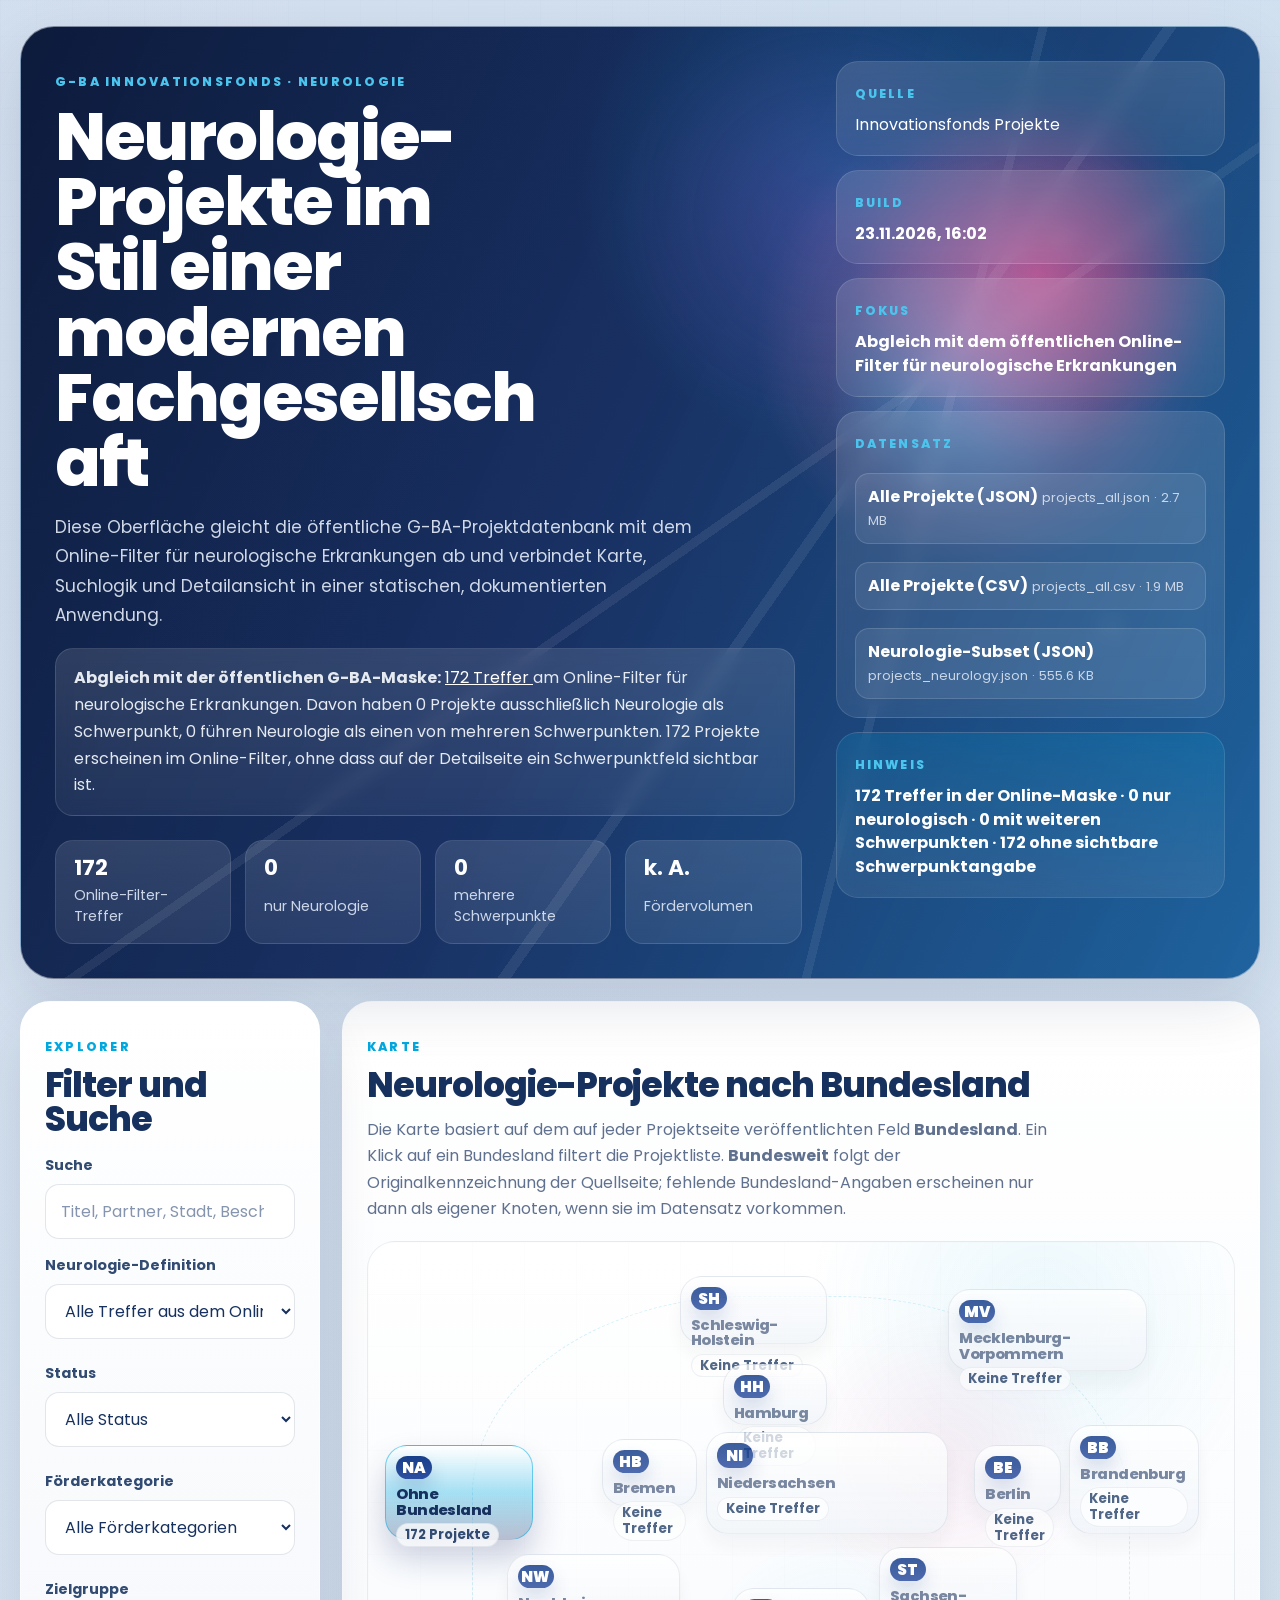
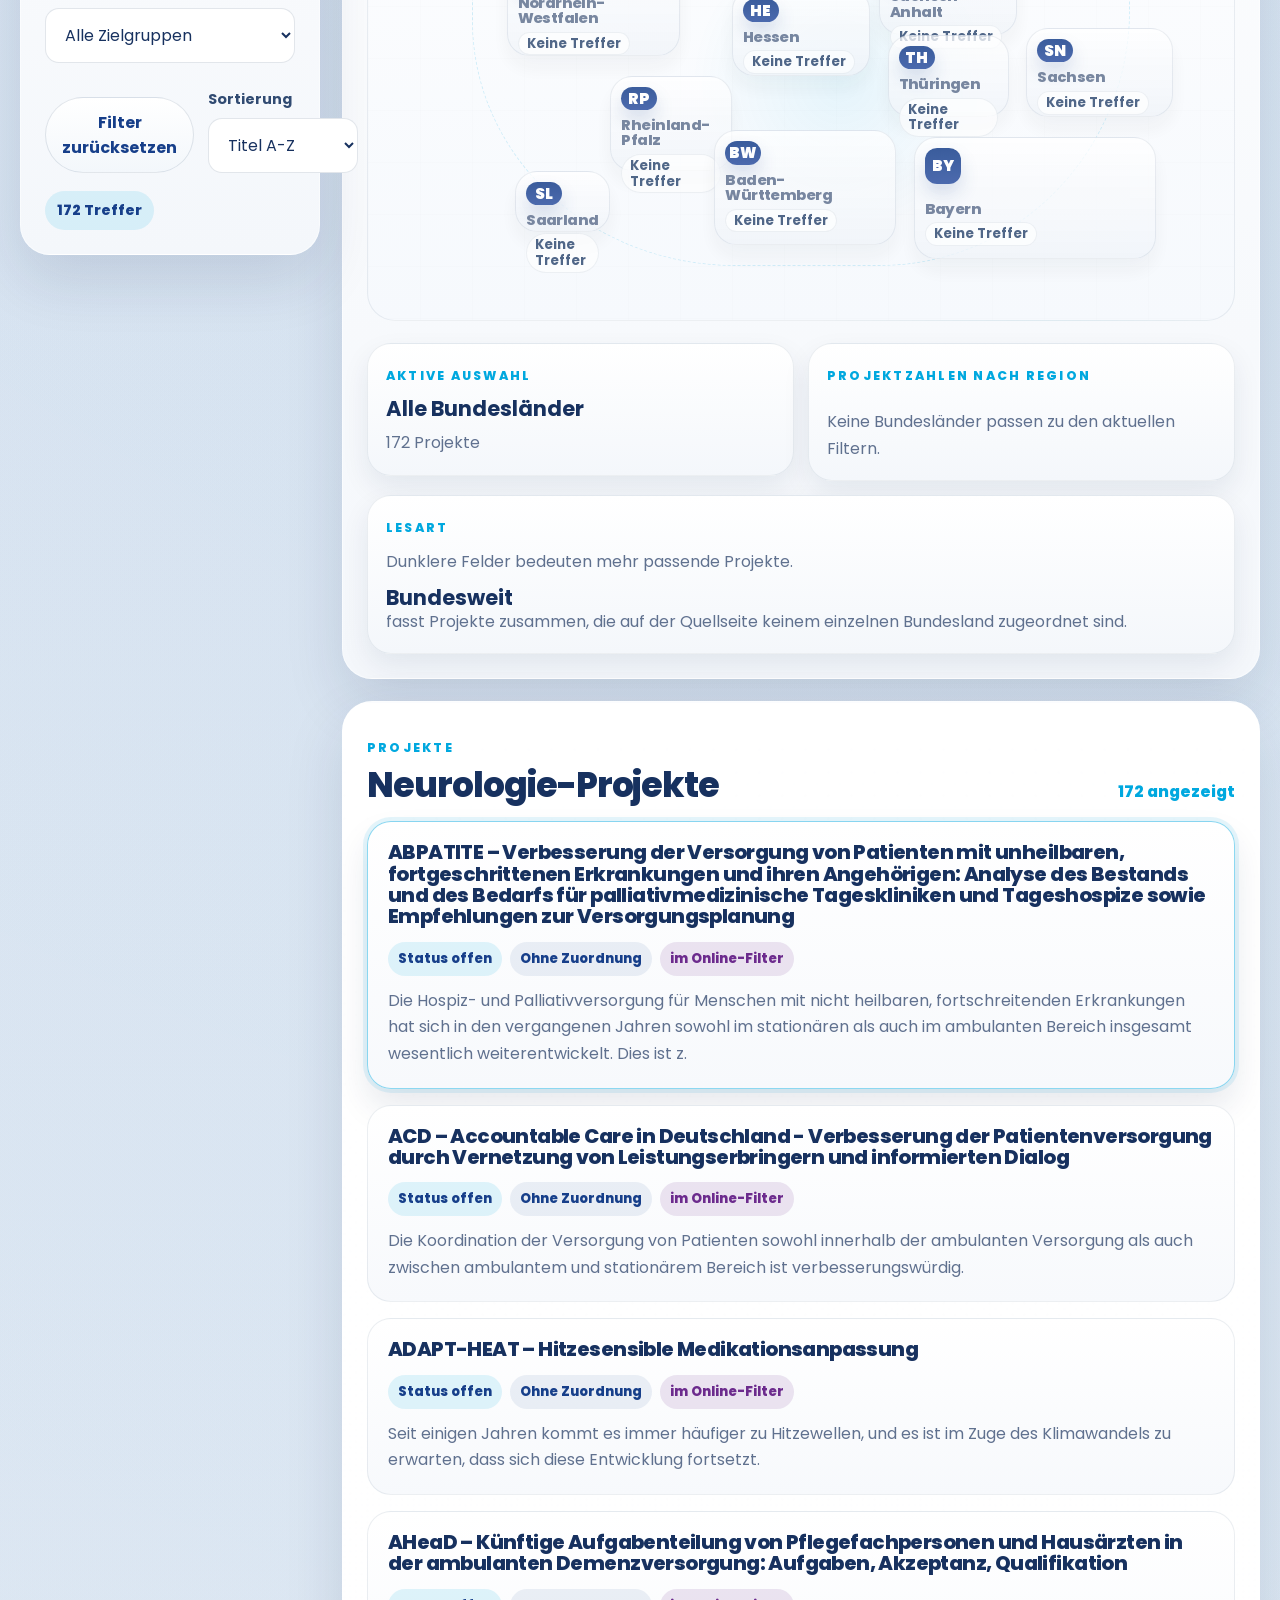
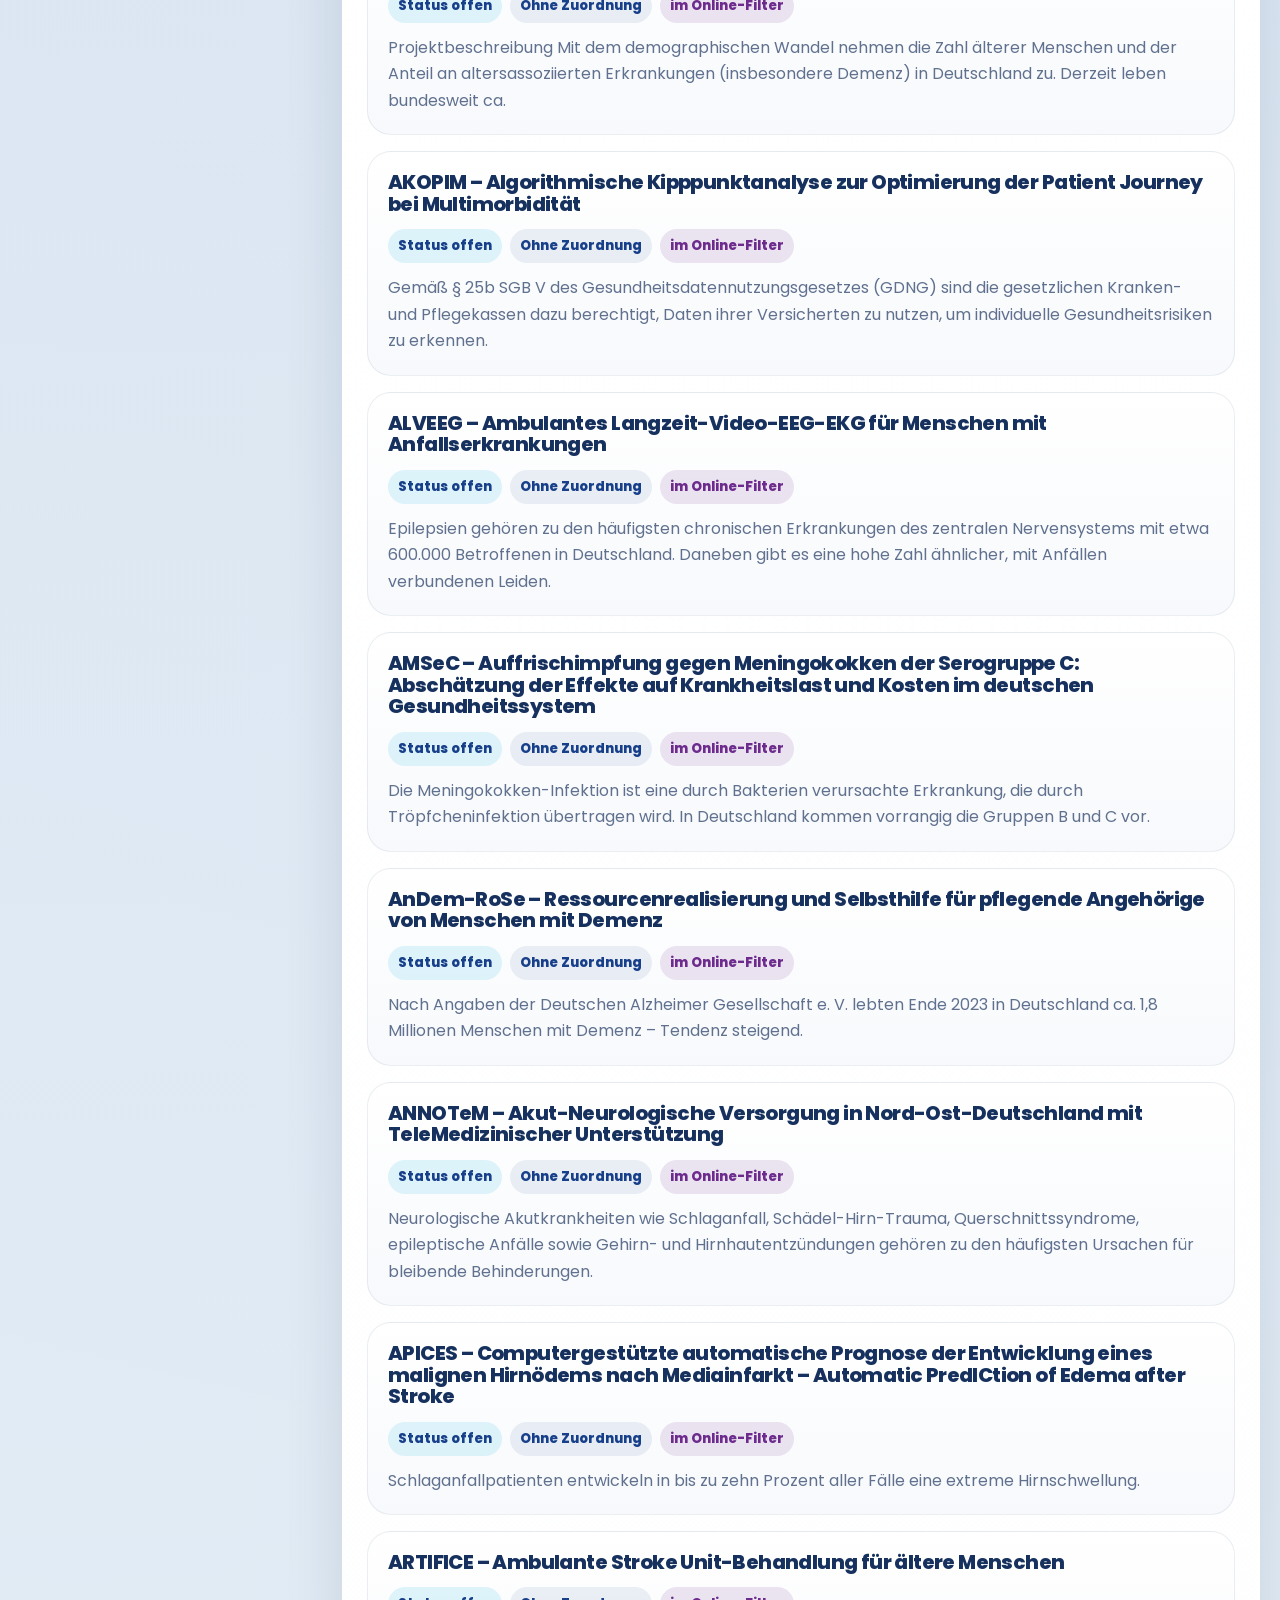
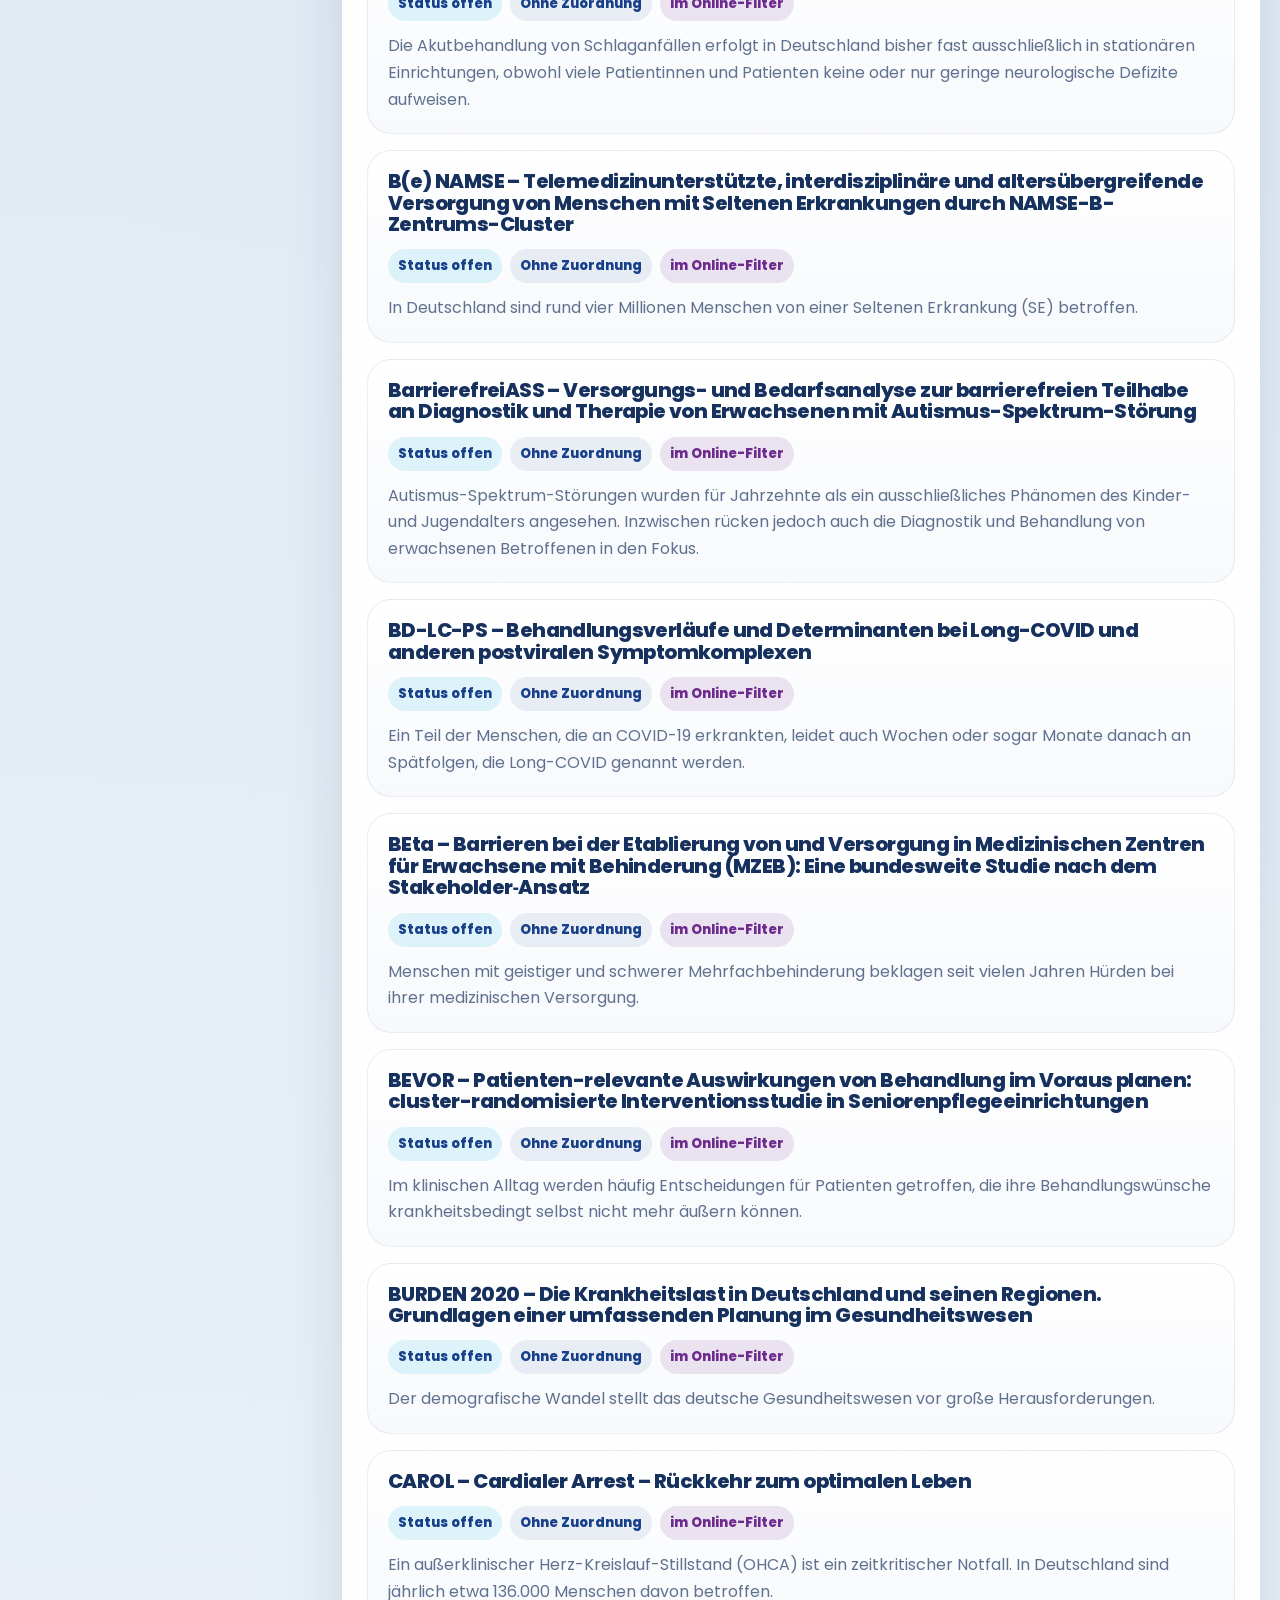
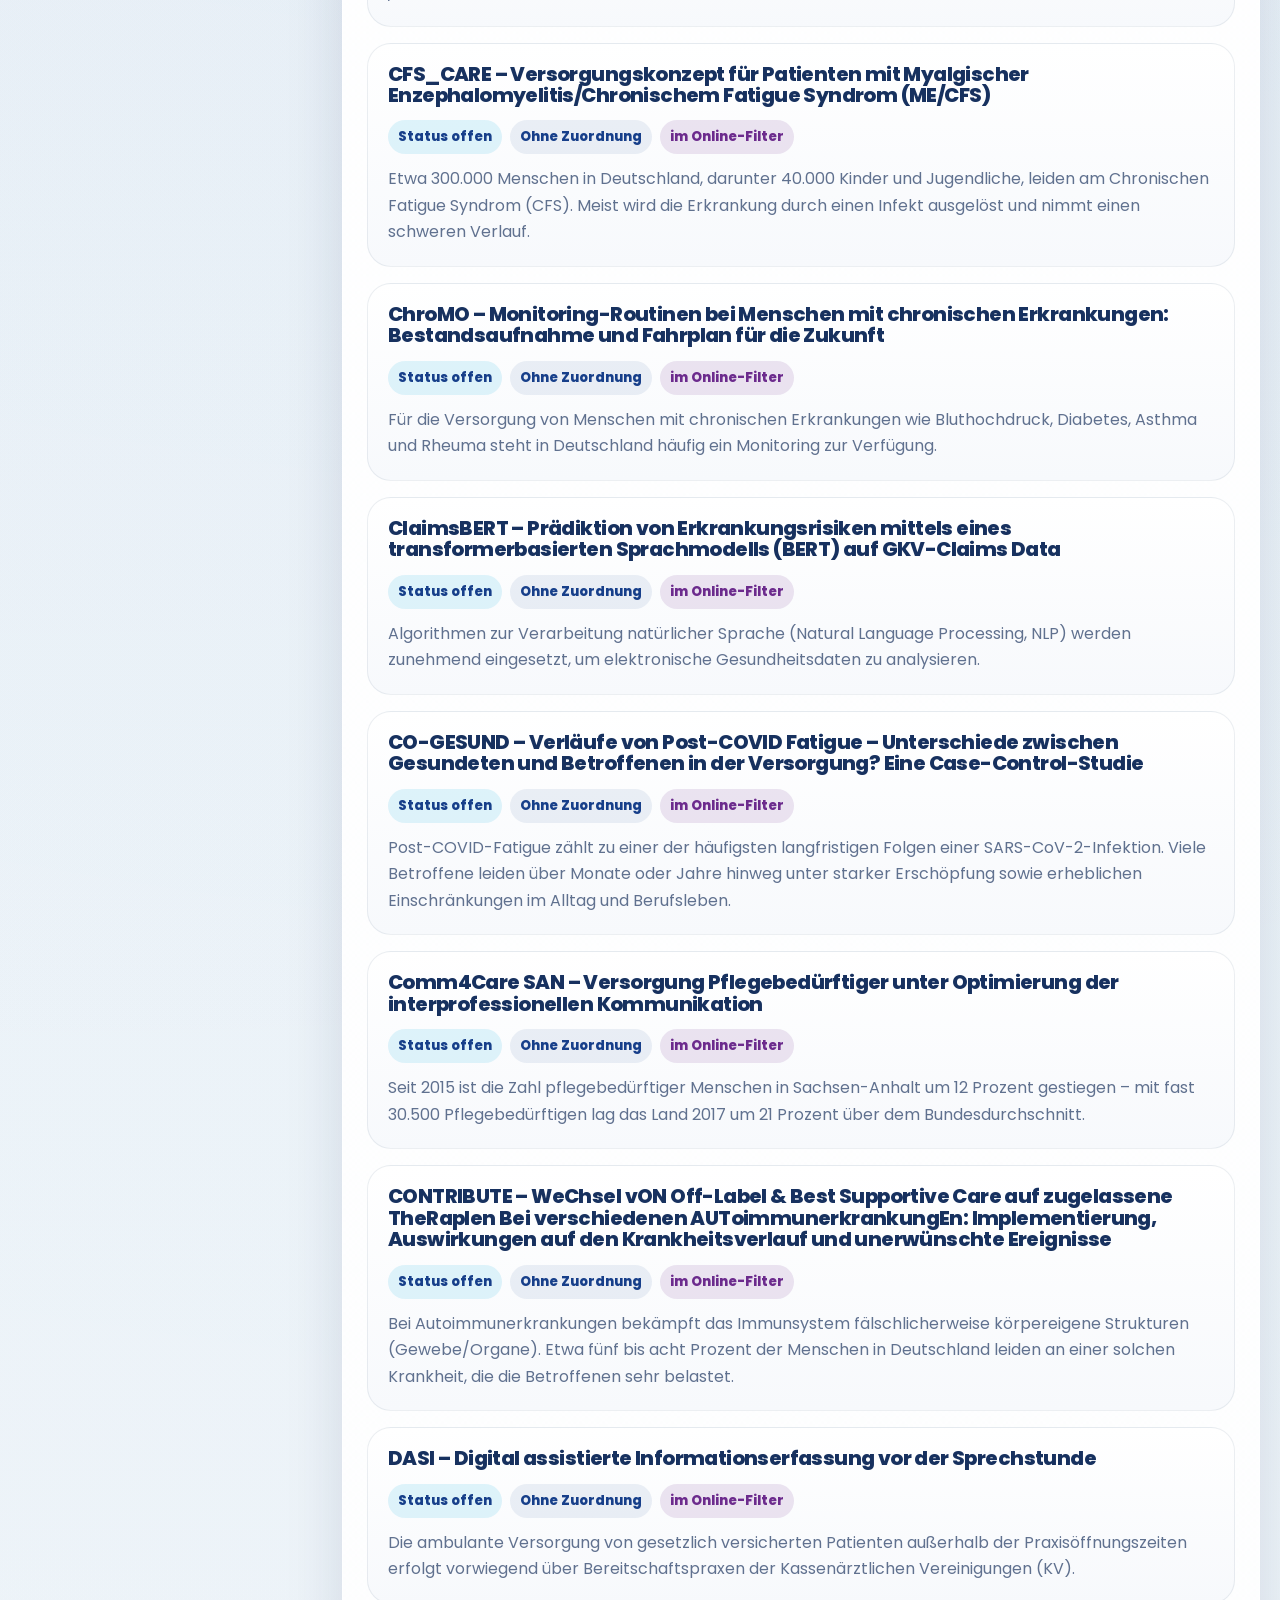
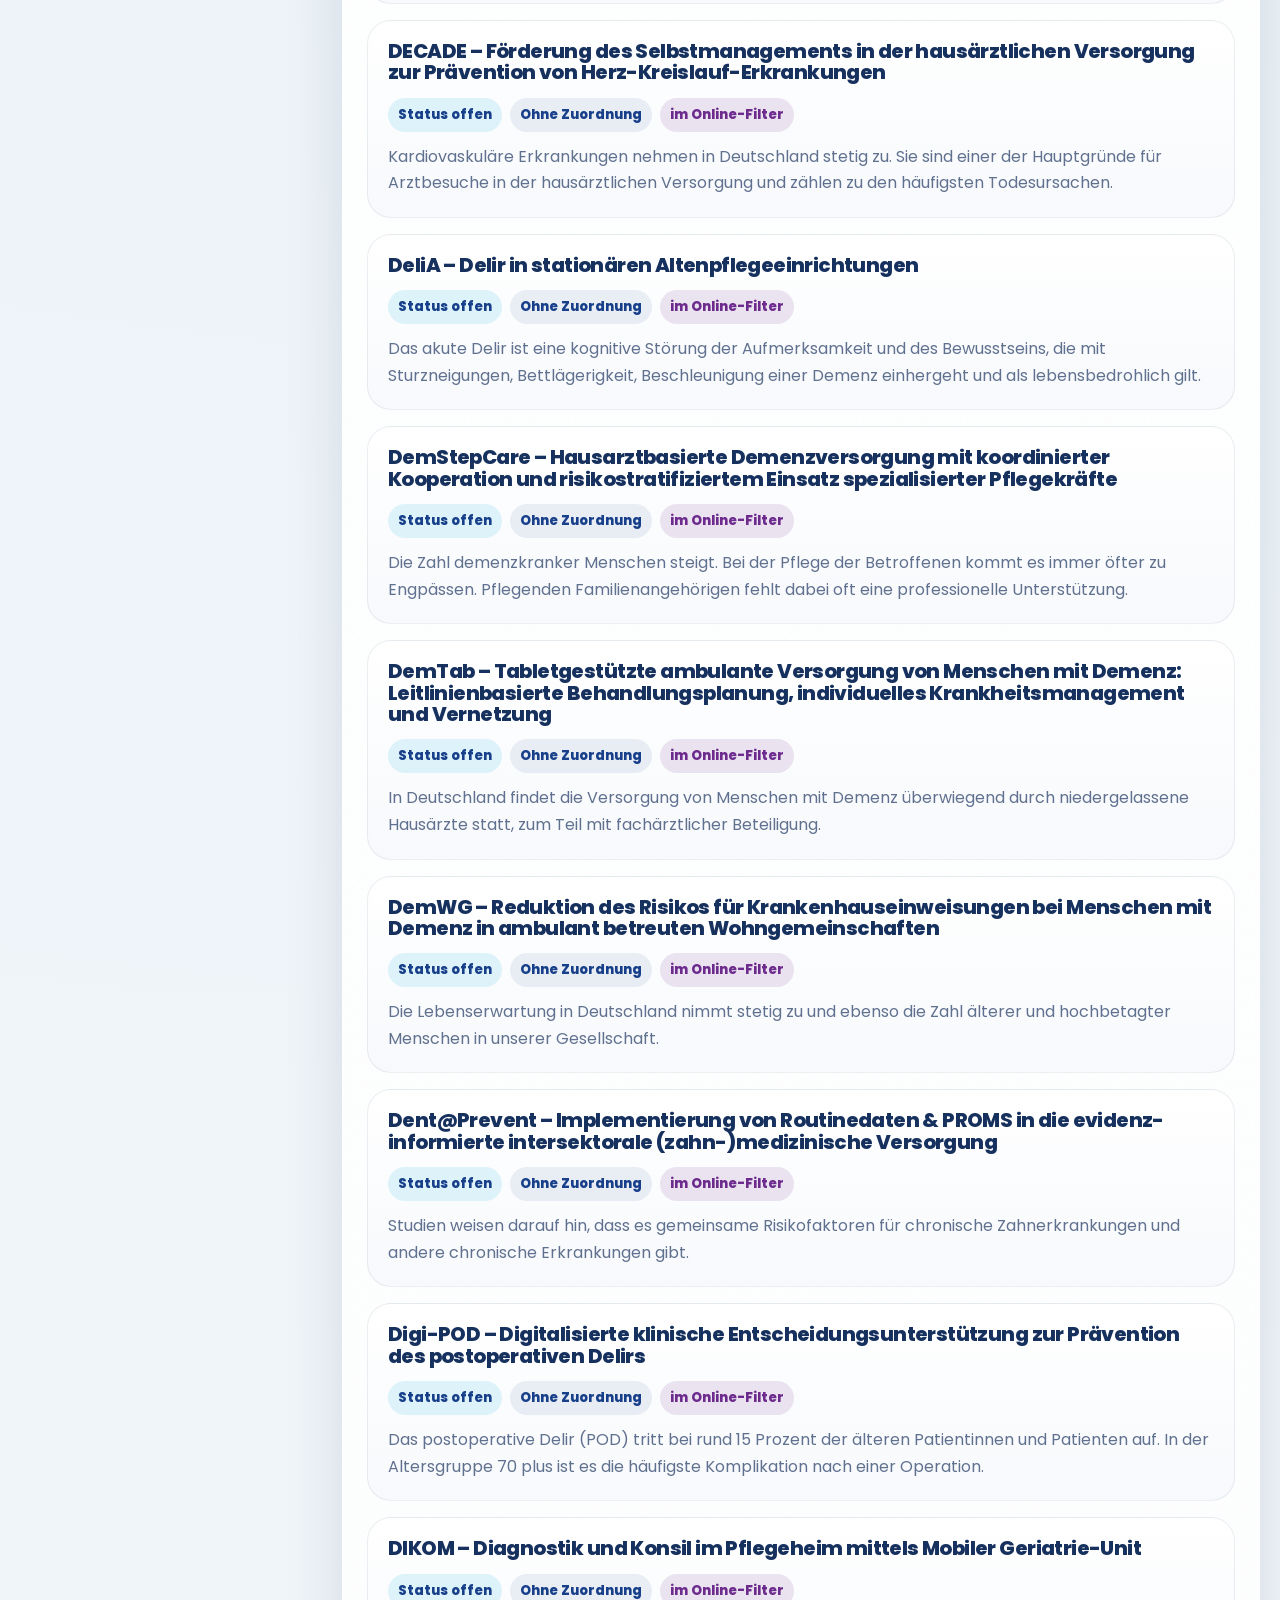
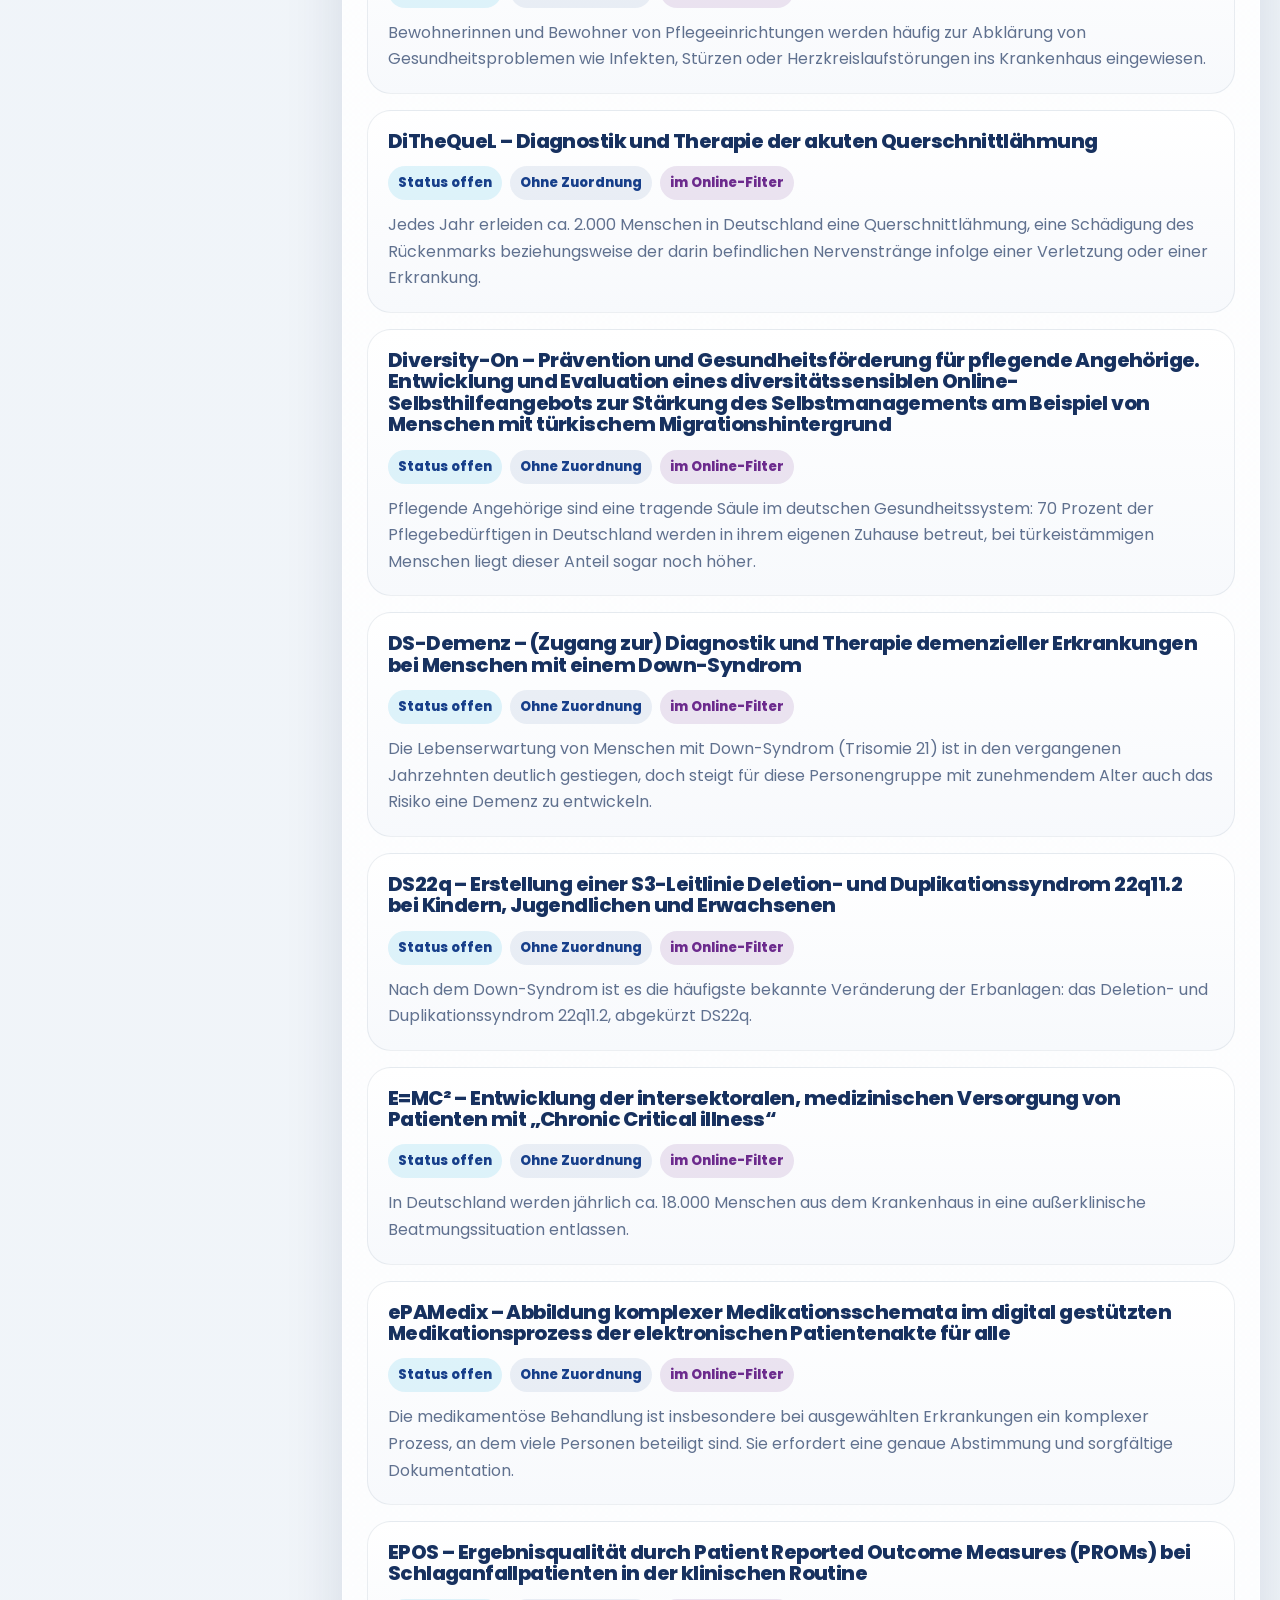
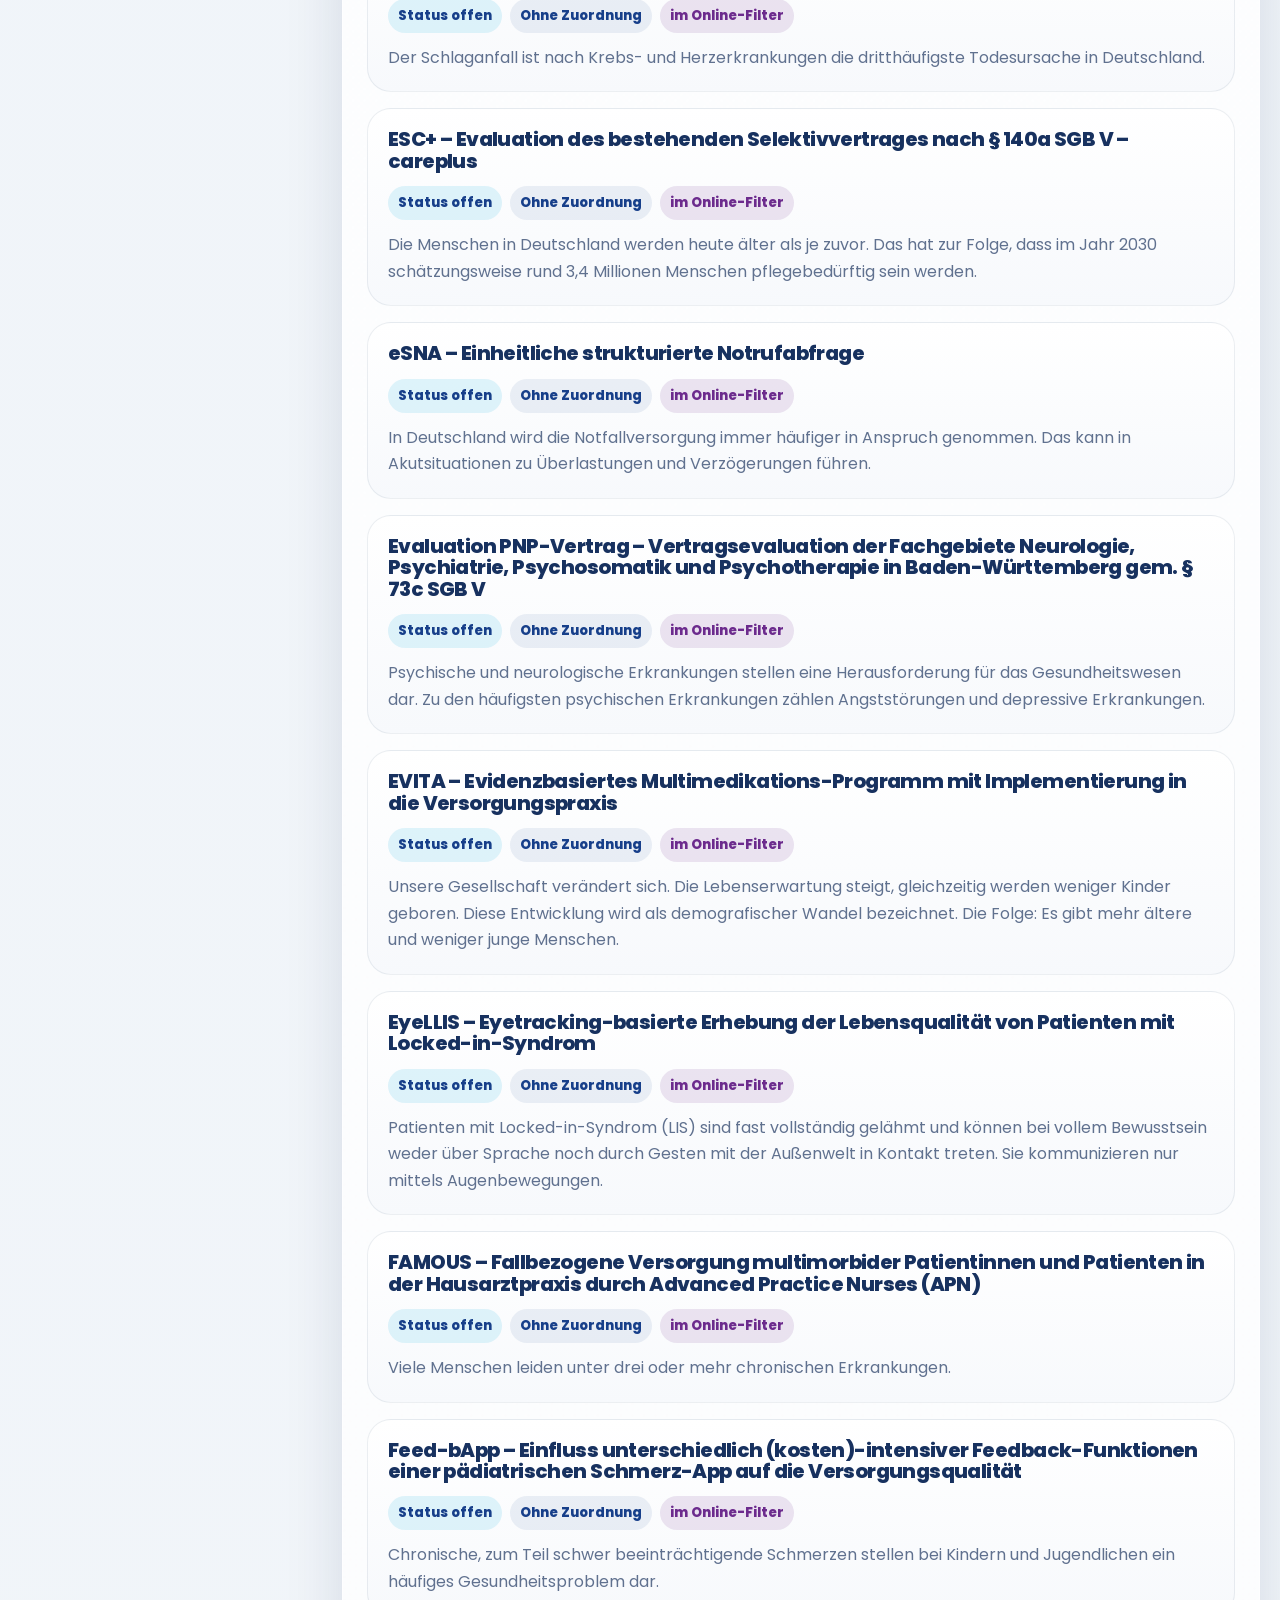
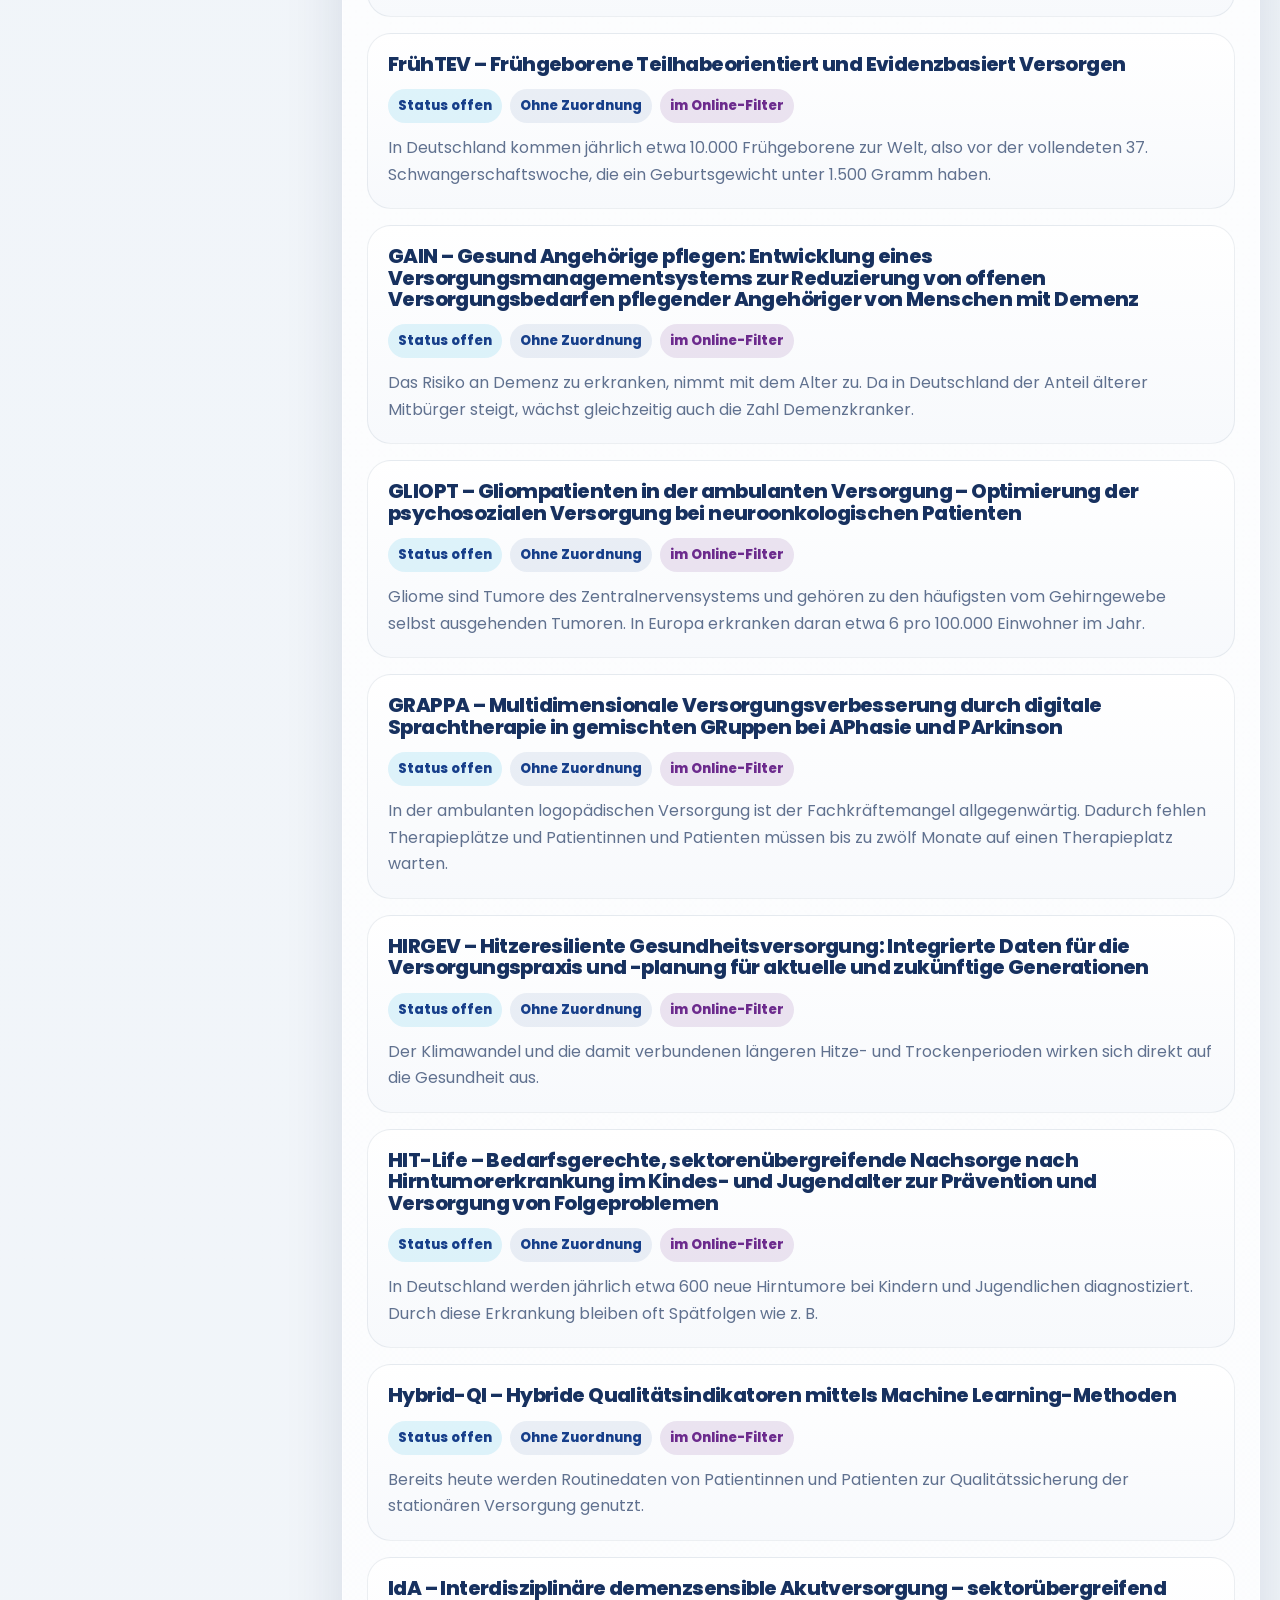
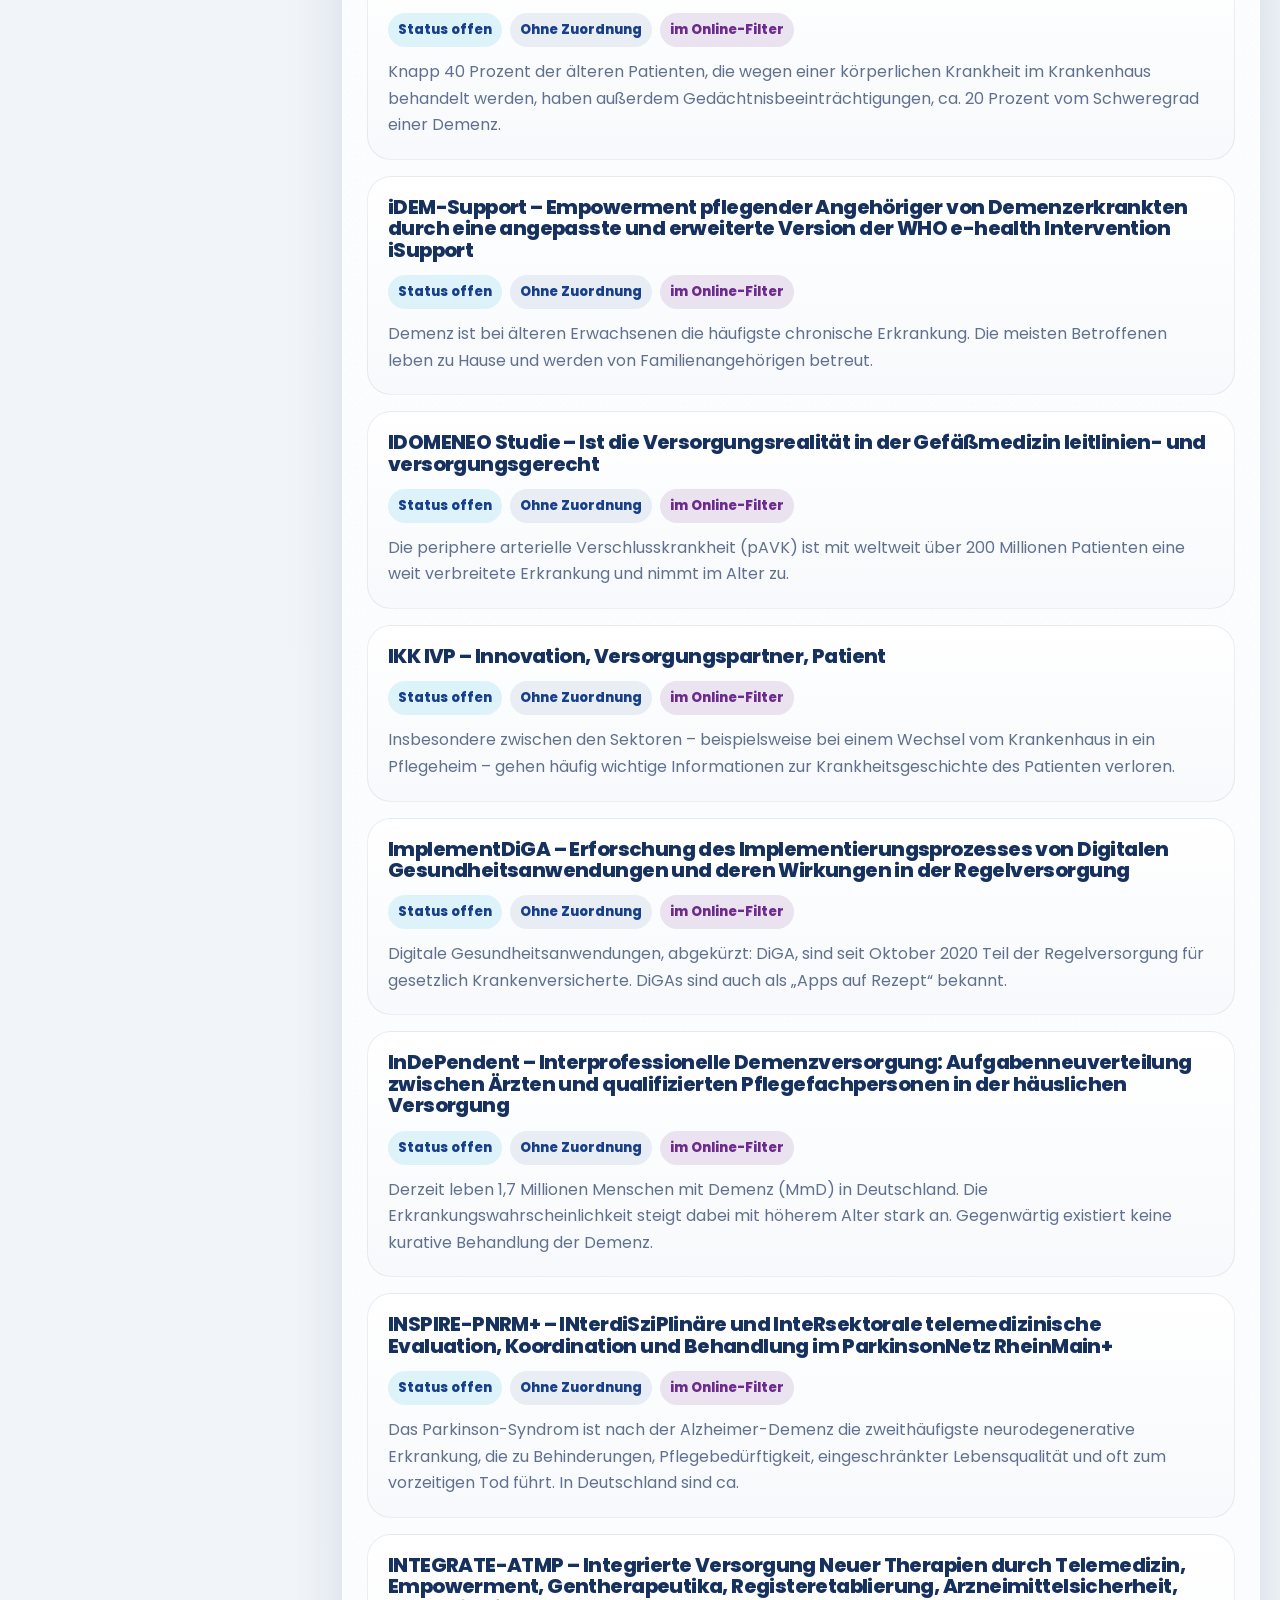
<file: docs/index.html>
<!doctype html>
<html lang="de">
  <head>
    <meta charset="utf-8">
    <meta name="viewport" content="width=device-width, initial-scale=1">
    <title>Neurologie-Projekte im Innovationsfonds</title>
    <meta
      name="description"
      content="Interaktive Karte und Explorer für neurologische Projekte aus dem G-BA Innovationsfonds."
    >
    <link rel="icon" href="./favicon.svg" type="image/svg+xml">
    <link rel="preconnect" href="https://fonts.googleapis.com">
    <link rel="preconnect" href="https://fonts.gstatic.com" crossorigin>
    <link
      href="https://fonts.googleapis.com/css2?family=Poppins:wght@400;500;600;700;800&display=swap"
      rel="stylesheet"
    >
    <link rel="stylesheet" href="./styles.css">
  </head>
  <body>
    <div class="page-shell">
      <header class="hero">
        <div class="hero-copy">
          <p class="eyebrow">G-BA Innovationsfonds · Neurologie</p>
          <h1>Neurologie-Projekte im Stil einer modernen Fachgesellschaft</h1>
          <p class="lede">
            Diese Oberfläche gleicht die öffentliche G-BA-Projektdatenbank mit dem Online-Filter
            für neurologische Erkrankungen ab und verbindet Karte, Suchlogik und Detailansicht in
            einer statischen, dokumentierten Anwendung.
          </p>
          <div id="classification-note" class="classification-note"></div>
          <div id="hero-stats" class="hero-stats"></div>
        </div>
        <div class="hero-panel">
          <div class="meta-card">
            <span class="meta-label">Quelle</span>
            <a id="source-link" href="https://innovationsfonds.g-ba.de/projekte/" target="_blank" rel="noreferrer">
              Innovationsfonds Projekte
            </a>
          </div>
          <div class="meta-card">
            <span class="meta-label">Build</span>
            <strong id="generated-at">Wird geladen ...</strong>
          </div>
          <div class="meta-card">
            <span class="meta-label">Fokus</span>
            <strong>Abgleich mit dem öffentlichen Online-Filter für neurologische Erkrankungen</strong>
          </div>
          <div class="meta-card">
            <span class="meta-label">Datensatz</span>
            <div id="download-links" class="download-links">
              <span>Wird geladen ...</span>
            </div>
          </div>
          <div class="meta-card meta-card-accent">
            <span class="meta-label">Hinweis</span>
            <strong id="hero-focus-breakdown">Wird geladen ...</strong>
          </div>
        </div>
      </header>

      <main class="workspace">
        <section class="controls-panel card">
          <div class="section-heading">
            <p class="section-label">Explorer</p>
            <h2>Filter und Suche</h2>
          </div>

          <label class="field">
            <span>Suche</span>
            <input id="search-input" type="search" placeholder="Titel, Partner, Stadt, Beschreibung">
          </label>

          <div class="field-grid">
            <label class="field">
              <span>Neurologie-Definition</span>
              <select id="focus-scope-filter"></select>
            </label>
            <label class="field">
              <span>Status</span>
              <select id="status-filter"></select>
            </label>
            <label class="field">
              <span>Förderkategorie</span>
              <select id="funding-filter"></select>
            </label>
            <label class="field">
              <span>Zielgruppe</span>
              <select id="target-filter"></select>
            </label>
          </div>

          <div class="toolbar">
            <button id="reset-filters" class="ghost-button" type="button">Filter zurücksetzen</button>
            <label class="field compact">
              <span>Sortierung</span>
              <select id="sort-filter">
                <option value="title">Titel A-Z</option>
                <option value="funding">Fördersumme</option>
                <option value="recent">Neuere Laufzeit</option>
                <option value="status">Status</option>
              </select>
            </label>
          </div>

          <div id="selection-summary" class="selection-summary"></div>
        </section>

        <section class="map-panel card">
          <div class="section-heading">
            <p class="section-label">Karte</p>
            <h2>Neurologie-Projekte nach Bundesland</h2>
          </div>
          <p class="map-hint">
            Die Karte basiert auf dem auf jeder Projektseite veröffentlichten Feld
            <strong>Bundesland</strong>. Ein Klick auf ein Bundesland filtert die Projektliste.
            <strong>Bundesweit</strong> folgt der Originalkennzeichnung der Quellseite; fehlende
            Bundesland-Angaben erscheinen nur dann als eigener Knoten, wenn sie im Datensatz
            vorkommen.
          </p>
          <div class="map-shell">
            <div id="state-map" class="state-map" aria-label="Deutschlandkarte nach Bundesländern"></div>
            <aside class="map-sidebar">
              <div class="map-side-card">
                <span class="map-side-label">Aktive Auswahl</span>
                <strong id="map-active-label">Alle Bundesländer</strong>
                <p id="map-active-count" class="map-side-copy">Wird geladen ...</p>
              </div>
              <div class="map-side-card">
                <span class="map-side-label">Projektzahlen nach Region</span>
                <div id="map-top-states" class="map-top-states"></div>
              </div>
              <div class="map-side-card">
                <span class="map-side-label">Lesart</span>
                <p class="map-side-copy">
                  Dunklere Felder bedeuten mehr passende Projekte. <strong>Bundesweit</strong> fasst
                  Projekte zusammen, die auf der Quellseite keinem einzelnen Bundesland zugeordnet sind.
                </p>
              </div>
            </aside>
          </div>
        </section>

        <section class="list-panel card">
          <div class="section-heading section-heading-split">
            <div>
              <p class="section-label">Projekte</p>
              <h2 id="results-title">Neurologie-Projekte</h2>
            </div>
            <strong id="results-count" class="results-count"></strong>
          </div>
          <div id="project-list" class="project-list"></div>
        </section>

        <aside class="detail-panel card">
          <div class="section-heading">
            <p class="section-label">Detailansicht</p>
            <h2 id="detail-title">Projekt wählen</h2>
          </div>
          <div id="detail-body" class="detail-body">
            <p class="empty-state">
              Wählen Sie ein Projekt aus der Liste oder klicken Sie auf ein Bundesland in der Karte.
            </p>
          </div>
        </aside>
      </main>
    </div>

    <script src="./data.js"></script>
    <script src="./app.js"></script>
  </body>
</html>
</file>
<file: docs/styles.css>
:root {
  --bg: #eef3f8;
  --bg-2: #f7f9fc;
  --paper: #ffffff;
  --paper-2: #f4f7fb;
  --ink: #17315f;
  --ink-2: #314b72;
  --muted: #60718f;
  --line: rgba(23, 49, 95, 0.12);
  --line-strong: rgba(23, 49, 95, 0.22);
  --brand: #173f8a;
  --brand-2: #2c4f9f;
  --cyan: #00a8df;
  --cyan-2: #4bc5ee;
  --violet: #6c2b8d;
  --pink: #d93d82;
  --success: #0e8d74;
  --warning: #d36b00;
  --shadow: 0 24px 60px rgba(16, 36, 77, 0.12);
  --shadow-soft: 0 12px 28px rgba(16, 36, 77, 0.08);
  --radius-xl: 30px;
  --radius-lg: 24px;
  --radius-md: 18px;
  --font-sans: "Poppins", "Segoe UI", "Helvetica Neue", Arial, sans-serif;
}

* {
  box-sizing: border-box;
}

html {
  scroll-behavior: smooth;
}

body {
  margin: 0;
  min-height: 100vh;
  color: var(--ink);
  font-family: var(--font-sans);
  background:
    radial-gradient(circle at top right, rgba(0, 168, 223, 0.09), transparent 22%),
    radial-gradient(circle at top left, rgba(108, 43, 141, 0.08), transparent 18%),
    linear-gradient(180deg, var(--bg) 0%, var(--bg-2) 100%);
}

body::before {
  content: "";
  position: fixed;
  inset: 0;
  background-image:
    linear-gradient(rgba(23, 49, 95, 0.025) 1px, transparent 1px),
    linear-gradient(90deg, rgba(23, 49, 95, 0.025) 1px, transparent 1px);
  background-size: 36px 36px;
  mask-image: linear-gradient(180deg, rgba(0, 0, 0, 0.38), transparent 92%);
  pointer-events: none;
}

a {
  color: inherit;
}

.page-shell {
  width: min(1640px, calc(100% - 40px));
  margin: 0 auto;
  padding: 26px 0 48px;
}

.hero,
.card {
  border: 1px solid rgba(255, 255, 255, 0.45);
  box-shadow: var(--shadow);
}

.hero {
  position: relative;
  display: grid;
  grid-template-columns: minmax(0, 1.38fr) minmax(330px, 0.72fr);
  gap: 34px;
  padding: 34px;
  border-radius: 34px;
  overflow: hidden;
  background:
    radial-gradient(circle at 82% 26%, rgba(217, 61, 130, 0.7), transparent 15%),
    radial-gradient(circle at 76% 38%, rgba(0, 168, 223, 0.55), transparent 12%),
    radial-gradient(circle at 65% 20%, rgba(108, 43, 141, 0.5), transparent 19%),
    linear-gradient(115deg, rgba(9, 22, 56, 0.98), rgba(18, 43, 94, 0.97) 48%, rgba(15, 88, 151, 0.92));
}

.hero::before,
.hero::after {
  content: "";
  position: absolute;
  inset: 0;
  pointer-events: none;
}

.hero::before {
  background:
    radial-gradient(circle at 84% 22%, rgba(255, 255, 255, 0.95) 0 2px, transparent 3px),
    radial-gradient(circle at 73% 47%, rgba(255, 255, 255, 0.85) 0 2px, transparent 3px),
    radial-gradient(circle at 88% 63%, rgba(255, 255, 255, 0.85) 0 2px, transparent 3px),
    linear-gradient(145deg, transparent 0 54%, rgba(255, 255, 255, 0.08) 54% 54.6%, transparent 54.6%),
    linear-gradient(125deg, transparent 0 60%, rgba(255, 255, 255, 0.08) 60% 60.7%, transparent 60.7%),
    linear-gradient(104deg, transparent 0 69%, rgba(255, 255, 255, 0.08) 69% 69.6%, transparent 69.6%);
  opacity: 0.95;
}

.hero::after {
  background:
    radial-gradient(circle at 78% 33%, rgba(255, 145, 195, 0.4), transparent 20%),
    radial-gradient(circle at 67% 16%, rgba(0, 168, 223, 0.25), transparent 24%);
}

.hero-copy,
.hero-panel {
  position: relative;
  z-index: 1;
}

.eyebrow,
.section-label,
.meta-label,
.map-side-label {
  display: inline-block;
  font-size: 0.78rem;
  font-weight: 800;
  text-transform: uppercase;
  letter-spacing: 0.18em;
}

.hero .eyebrow,
.hero .meta-label {
  color: var(--cyan-2);
}

.hero h1,
.section-heading h2,
#detail-title,
.project-card h3,
.state-name {
  margin: 0;
  font-family: var(--font-sans);
  font-weight: 800;
  letter-spacing: -0.03em;
  line-height: 0.98;
  overflow-wrap: anywhere;
}

.hero h1 {
  max-width: 11ch;
  color: #ffffff;
  font-size: clamp(3rem, 5.2vw, 6rem);
  text-wrap: balance;
}

.lede {
  max-width: 60ch;
  margin: 18px 0 0;
  color: rgba(234, 241, 252, 0.88);
  font-size: 1.06rem;
  line-height: 1.72;
}

.classification-note {
  max-width: 74ch;
  margin-top: 18px;
  padding: 16px 18px;
  border-radius: 18px;
  border: 1px solid rgba(255, 255, 255, 0.12);
  background: linear-gradient(180deg, rgba(255, 255, 255, 0.12), rgba(255, 255, 255, 0.06));
  color: rgba(245, 248, 253, 0.92);
  backdrop-filter: blur(8px);
}

.classification-note p {
  margin: 0;
  line-height: 1.68;
}

.classification-note a {
  color: #ffffff;
  text-decoration: underline;
}

.hero-stats {
  display: grid;
  grid-template-columns: repeat(4, minmax(0, 1fr));
  gap: 14px;
  max-width: 950px;
  margin-top: 24px;
}

.stat-chip {
  display: grid;
  gap: 6px;
  padding: 16px 18px;
  border-radius: 18px;
  background: linear-gradient(180deg, rgba(255, 255, 255, 0.12), rgba(255, 255, 255, 0.08));
  border: 1px solid rgba(255, 255, 255, 0.1);
  color: #ffffff;
}

.stat-chip strong {
  font-size: clamp(1.36rem, 1.7vw, 1.9rem);
  line-height: 1;
}

.stat-chip span {
  color: rgba(222, 231, 246, 0.9);
  font-size: 0.9rem;
}

.hero-panel {
  display: grid;
  gap: 14px;
  align-content: start;
}

.meta-card {
  padding: 18px;
  border-radius: 22px;
  background: linear-gradient(180deg, rgba(255, 255, 255, 0.13), rgba(255, 255, 255, 0.08));
  border: 1px solid rgba(255, 255, 255, 0.12);
  color: #ffffff;
  backdrop-filter: blur(10px);
}

.meta-card-accent {
  background: linear-gradient(180deg, rgba(0, 168, 223, 0.18), rgba(255, 255, 255, 0.08));
}

.meta-card a,
.meta-card strong {
  display: block;
  margin-top: 8px;
  text-decoration: none;
  line-height: 1.48;
}

.download-links {
  display: grid;
  gap: 10px;
  margin-top: 10px;
}

.download-link {
  display: grid;
  gap: 2px;
  padding: 11px 12px;
  border-radius: 14px;
  border: 1px solid rgba(255, 255, 255, 0.14);
  background: rgba(255, 255, 255, 0.08);
  transition: transform 0.2s ease, border-color 0.2s ease, background 0.2s ease;
}

.download-link:hover {
  transform: translateY(-1px);
  border-color: rgba(255, 255, 255, 0.28);
  background: rgba(255, 255, 255, 0.12);
}

.download-link-label {
  color: #ffffff;
  font-weight: 700;
}

.download-link small {
  color: rgba(230, 238, 249, 0.82);
  font-size: 0.82rem;
}

.workspace {
  display: grid;
  grid-template-columns: 320px minmax(0, 1.14fr) minmax(360px, 0.9fr);
  gap: 22px;
  align-items: start;
  margin-top: 22px;
}

.workspace > * {
  min-width: 0;
}

.card {
  padding: 24px;
  border-radius: 30px;
  background: linear-gradient(180deg, var(--paper) 0%, var(--paper-2) 100%);
}

.controls-panel {
  position: sticky;
  top: 18px;
}

.map-panel {
  grid-column: 2 / -1;
}

.list-panel {
  grid-column: 2;
}

.detail-panel {
  grid-column: 3;
  position: sticky;
  top: 18px;
  max-height: calc(100vh - 36px);
  overflow: auto;
}

.section-heading {
  margin-bottom: 18px;
}

.section-heading h2,
#detail-title {
  color: var(--ink);
  font-size: clamp(2rem, 2.7vw, 3.1rem);
}

.section-label,
.map-side-label {
  color: var(--cyan);
}

.section-heading-split {
  display: flex;
  justify-content: space-between;
  align-items: end;
  gap: 16px;
}

.field {
  display: grid;
  gap: 8px;
  margin-bottom: 16px;
}

.field span {
  color: var(--ink-2);
  font-size: 0.9rem;
  font-weight: 700;
}

.field-grid {
  display: grid;
  gap: 8px;
}

input,
select,
button {
  font: inherit;
}

input,
select {
  width: 100%;
  padding: 14px 15px;
  border-radius: 14px;
  border: 1px solid var(--line);
  background: #ffffff;
  color: var(--ink);
  transition: border-color 0.2s ease, box-shadow 0.2s ease, transform 0.2s ease;
}

input::placeholder {
  color: #8595af;
}

input:focus,
select:focus,
button:focus-visible {
  outline: none;
  border-color: rgba(0, 168, 223, 0.6);
  box-shadow: 0 0 0 4px rgba(0, 168, 223, 0.14);
}

.toolbar {
  display: flex;
  gap: 14px;
  align-items: end;
  justify-content: space-between;
  margin-top: 10px;
}

.compact {
  margin-bottom: 0;
  min-width: 150px;
}

.ghost-button {
  border: 1px solid var(--line);
  background: linear-gradient(180deg, #ffffff, #f3f7fb);
  color: var(--brand);
  padding: 12px 16px;
  border-radius: 999px;
  cursor: pointer;
  font-weight: 700;
  transition: transform 0.2s ease, border-color 0.2s ease, box-shadow 0.2s ease;
}

.ghost-button:hover {
  transform: translateY(-1px);
  border-color: rgba(0, 168, 223, 0.38);
  box-shadow: var(--shadow-soft);
}

.selection-summary {
  display: flex;
  flex-wrap: wrap;
  gap: 10px;
  margin-top: 18px;
}

.pill {
  display: inline-flex;
  align-items: center;
  gap: 8px;
  padding: 9px 12px;
  border-radius: 999px;
  background: rgba(0, 168, 223, 0.12);
  color: var(--brand);
  font-size: 0.88rem;
  font-weight: 800;
}

.map-hint {
  max-width: 70ch;
  margin: -4px 0 18px;
  color: var(--muted);
  line-height: 1.66;
}

.map-shell {
  display: grid;
  grid-template-columns: minmax(0, 1fr) 290px;
  gap: 22px;
  align-items: start;
}

.state-map {
  position: relative;
  width: 100%;
  min-height: 720px;
  aspect-ratio: 1.2;
  border-radius: 28px;
  border: 1px solid rgba(23, 49, 95, 0.08);
  background:
    radial-gradient(circle at 78% 10%, rgba(0, 168, 223, 0.08), transparent 26%),
    linear-gradient(180deg, #ffffff 0%, #f6f9fd 100%);
  overflow: hidden;
}

.state-map::before,
.state-map::after {
  content: "";
  position: absolute;
  pointer-events: none;
}

.state-map::before {
  inset: 8% 12%;
  border-radius: 42% 44% 38% 40% / 35% 38% 45% 43%;
  border: 1px dashed rgba(0, 168, 223, 0.16);
  background:
    radial-gradient(circle at 72% 28%, rgba(217, 61, 130, 0.08), transparent 24%),
    radial-gradient(circle at 56% 68%, rgba(0, 168, 223, 0.08), transparent 28%);
}

.state-map::after {
  inset: 0;
  background-image:
    linear-gradient(rgba(23, 49, 95, 0.035) 1px, transparent 1px),
    linear-gradient(90deg, rgba(23, 49, 95, 0.035) 1px, transparent 1px);
  background-size: 52px 52px;
  opacity: 0.24;
}

.state-tile {
  position: absolute;
  z-index: 1;
  display: flex;
  flex-direction: column;
  align-items: flex-start;
  gap: 8px;
  padding: 10px 10px 12px;
  border-radius: 22px;
  border: 1px solid var(--line);
  cursor: pointer;
  text-align: left;
  transition: transform 0.22s ease, box-shadow 0.22s ease, border-color 0.22s ease, background 0.22s ease;
}

.state-tile:hover {
  transform: translateY(-3px);
}

.state-tile.active {
  border-color: rgba(0, 168, 223, 0.62) !important;
  box-shadow:
    0 22px 40px rgba(23, 63, 138, 0.16),
    0 0 0 4px rgba(0, 168, 223, 0.12) !important;
}

.state-tile.empty {
  opacity: 0.84;
}

.state-code {
  display: inline-flex;
  align-items: center;
  justify-content: center;
  width: 36px;
  height: 36px;
  border-radius: 12px;
  background: linear-gradient(180deg, var(--brand), var(--brand-2));
  color: #ffffff;
  font-size: 0.94rem;
  font-weight: 900;
  box-shadow: 0 10px 18px rgba(23, 63, 138, 0.18);
}

.state-copy {
  display: grid;
  gap: 6px;
  width: 100%;
  margin-top: auto;
}

.state-name {
  display: grid;
  gap: 1px;
  font-size: clamp(0.92rem, 1.08vw, 1.14rem);
  line-height: 0.98;
  letter-spacing: -0.04em;
}

.state-name-line {
  display: block;
}

.state-count {
  display: inline-flex;
  align-items: center;
  width: fit-content;
  max-width: 100%;
  padding: 4px 9px;
  border-radius: 999px;
  background: rgba(255, 255, 255, 0.74);
  color: var(--ink-2);
  font-size: 0.82rem;
  font-weight: 700;
  line-height: 1.2;
  box-shadow: inset 0 0 0 1px rgba(23, 49, 95, 0.08);
}

.map-sidebar {
  display: grid;
  gap: 14px;
}

.map-side-card {
  padding: 18px;
  border-radius: 24px;
  background: linear-gradient(180deg, #ffffff, #f4f7fb);
  border: 1px solid rgba(23, 49, 95, 0.08);
  box-shadow: var(--shadow-soft);
}

.map-side-card strong {
  display: block;
  margin-top: 10px;
  color: var(--ink);
  font-size: 1.32rem;
  line-height: 1.1;
}

.map-side-copy {
  margin: 10px 0 0;
  color: var(--muted);
  line-height: 1.66;
}

.map-top-states {
  display: grid;
  gap: 10px;
  margin-top: 12px;
}

.map-top-state {
  display: grid;
  grid-template-columns: auto 1fr;
  gap: 12px;
  align-items: center;
  width: 100%;
  padding: 12px;
  border-radius: 18px;
  border: 1px solid var(--line);
  background: #ffffff;
  color: inherit;
  cursor: pointer;
  text-align: left;
  transition: transform 0.2s ease, border-color 0.2s ease, box-shadow 0.2s ease;
}

.map-top-state:hover {
  transform: translateY(-1px);
  box-shadow: var(--shadow-soft);
}

.map-top-state.active {
  border-color: rgba(0, 168, 223, 0.45);
  background: linear-gradient(180deg, #ffffff, rgba(0, 168, 223, 0.08));
}

.map-top-rank {
  display: inline-flex;
  align-items: center;
  justify-content: center;
  width: 40px;
  height: 40px;
  border-radius: 12px;
  background: rgba(23, 49, 95, 0.08);
  color: var(--brand);
  font-weight: 900;
}

.map-top-copy {
  display: grid;
  gap: 2px;
}

.map-top-copy strong {
  font-size: 1rem;
}

.map-top-copy small {
  color: var(--muted);
  font-size: 0.88rem;
}

.results-count {
  color: var(--cyan);
  font-size: 0.98rem;
  font-weight: 800;
}

.project-list {
  display: grid;
  gap: 16px;
}

.project-card {
  padding: 20px;
  border-radius: 24px;
  border: 1px solid rgba(23, 49, 95, 0.08);
  background: linear-gradient(180deg, #ffffff 0%, #f7f9fc 100%);
  cursor: pointer;
  transition: transform 0.2s ease, border-color 0.2s ease, box-shadow 0.2s ease;
}

.project-card:hover {
  transform: translateY(-2px);
  box-shadow: var(--shadow-soft);
}

.project-card.active {
  border-color: rgba(0, 168, 223, 0.45);
  box-shadow:
    0 18px 34px rgba(16, 36, 77, 0.1),
    0 0 0 4px rgba(0, 168, 223, 0.1);
}

.project-card h3 {
  color: var(--ink);
  font-size: clamp(1.24rem, 1.5vw, 1.54rem);
  line-height: 1.08;
}

.project-meta,
.detail-meta {
  display: flex;
  flex-wrap: wrap;
  gap: 8px;
  margin: 14px 0 12px;
}

.meta-pill {
  padding: 7px 10px;
  border-radius: 999px;
  background: rgba(23, 63, 138, 0.08);
  color: var(--brand);
  font-size: 0.82rem;
  font-weight: 800;
}

.meta-pill-strong {
  background: rgba(0, 168, 223, 0.12);
  color: var(--brand);
}

.scope-exclusive {
  background: rgba(14, 141, 116, 0.12);
  color: var(--success);
}

.scope-multiple {
  background: rgba(211, 107, 0, 0.12);
  color: var(--warning);
}

.scope-online-only {
  background: rgba(108, 43, 141, 0.12);
  color: var(--violet);
}

.scope-default {
  background: rgba(23, 63, 138, 0.08);
  color: var(--brand);
}

.project-card p,
.detail-body p,
.detail-body li,
.detail-body span {
  color: var(--muted);
  line-height: 1.66;
}

.project-card p {
  display: -webkit-box;
  margin: 0;
  overflow: hidden;
  -webkit-box-orient: vertical;
  -webkit-line-clamp: 4;
}

.detail-body {
  display: grid;
  gap: 18px;
}

.detail-block {
  padding-top: 18px;
  border-top: 1px solid var(--line);
}

.detail-block:first-child {
  padding-top: 0;
  border-top: 0;
}

.detail-block h3 {
  margin-bottom: 10px;
  color: var(--ink);
  font-size: 1.24rem;
  font-weight: 800;
}

.detail-kv {
  display: grid;
  gap: 12px;
}

.detail-kv-row {
  display: grid;
  gap: 4px;
}

.detail-kv-row strong {
  color: var(--cyan);
  font-size: 0.8rem;
  font-weight: 800;
  text-transform: uppercase;
  letter-spacing: 0.08em;
}

.detail-links,
.detail-list {
  display: grid;
  gap: 10px;
}

.detail-links a,
.detail-body a {
  color: var(--brand);
  text-decoration: none;
  overflow-wrap: anywhere;
}

.detail-links a:hover,
.detail-body a:hover {
  text-decoration: underline;
}

.detail-list {
  margin: 0;
  padding-left: 18px;
}

.empty-state,
.empty-results {
  margin: 0;
  padding: 22px;
  border-radius: 20px;
  background: #ffffff;
  border: 1px solid var(--line);
}

@media (max-width: 1400px) {
  .workspace {
    grid-template-columns: 300px minmax(0, 1fr);
  }

  .map-panel,
  .list-panel,
  .detail-panel {
    grid-column: 2;
  }

  .detail-panel {
    position: static;
    max-height: none;
    overflow: visible;
  }
}

@media (max-width: 1560px) {
  .map-shell {
    grid-template-columns: 1fr;
  }

  .map-sidebar {
    grid-template-columns: repeat(3, minmax(0, 1fr));
    align-items: start;
  }
}

@media (max-width: 1320px) {
  .state-map {
    min-height: clamp(540px, 58vw, 680px);
    aspect-ratio: auto;
  }

  .map-sidebar {
    grid-template-columns: repeat(2, minmax(0, 1fr));
    align-items: start;
  }

  .map-side-card:last-child {
    grid-column: 1 / -1;
  }
}

@media (max-width: 1140px) {
  .hero {
    grid-template-columns: 1fr;
  }

  .hero-stats {
    grid-template-columns: repeat(2, minmax(0, 1fr));
  }

  .workspace {
    grid-template-columns: 1fr;
  }

  .controls-panel,
  .map-panel,
  .list-panel,
  .detail-panel {
    grid-column: 1;
    position: static;
    max-height: none;
    overflow: visible;
  }

  .map-shell {
    grid-template-columns: 1fr;
  }

  .map-sidebar {
    grid-template-columns: 1fr;
  }

  .map-side-card:last-child {
    grid-column: auto;
  }
}

@media (max-width: 1240px) {
  .state-map {
    display: grid;
    grid-template-columns: repeat(3, minmax(0, 1fr));
    gap: 14px;
    min-height: auto;
    aspect-ratio: auto;
    padding: 14px;
  }

  .state-map::before,
  .state-map::after {
    display: none;
  }

  .state-tile {
    position: relative;
    left: auto !important;
    top: auto !important;
    width: auto !important;
    height: auto !important;
    min-height: 138px;
    gap: 14px;
    padding: 14px;
    border-radius: 24px;
  }

  .state-code {
    width: 42px;
    height: 42px;
    border-radius: 14px;
    font-size: 1rem;
  }

  .state-copy {
    gap: 8px;
  }

  .state-name {
    gap: 2px;
    font-size: clamp(0.98rem, 1.22vw, 1.26rem);
  }

  .state-count {
    padding: 6px 10px;
    font-size: 0.9rem;
  }
}

@media (max-width: 760px) {
  .page-shell {
    width: min(100% - 20px, 100%);
    padding-top: 14px;
  }

  .hero,
  .card {
    padding: 22px;
    border-radius: 26px;
  }

  .hero h1 {
    max-width: 12ch;
    font-size: clamp(2.8rem, 11vw, 4.4rem);
  }

  .hero-stats {
    grid-template-columns: 1fr;
  }

  .toolbar,
  .section-heading-split {
    flex-direction: column;
    align-items: stretch;
  }

  .state-map {
    grid-template-columns: repeat(2, minmax(0, 1fr));
    gap: 12px;
    padding: 12px;
  }

  .state-tile {
    min-height: 150px;
  }
}

@media (max-width: 520px) {
  .state-map {
    grid-template-columns: 1fr;
  }
}
</file>
